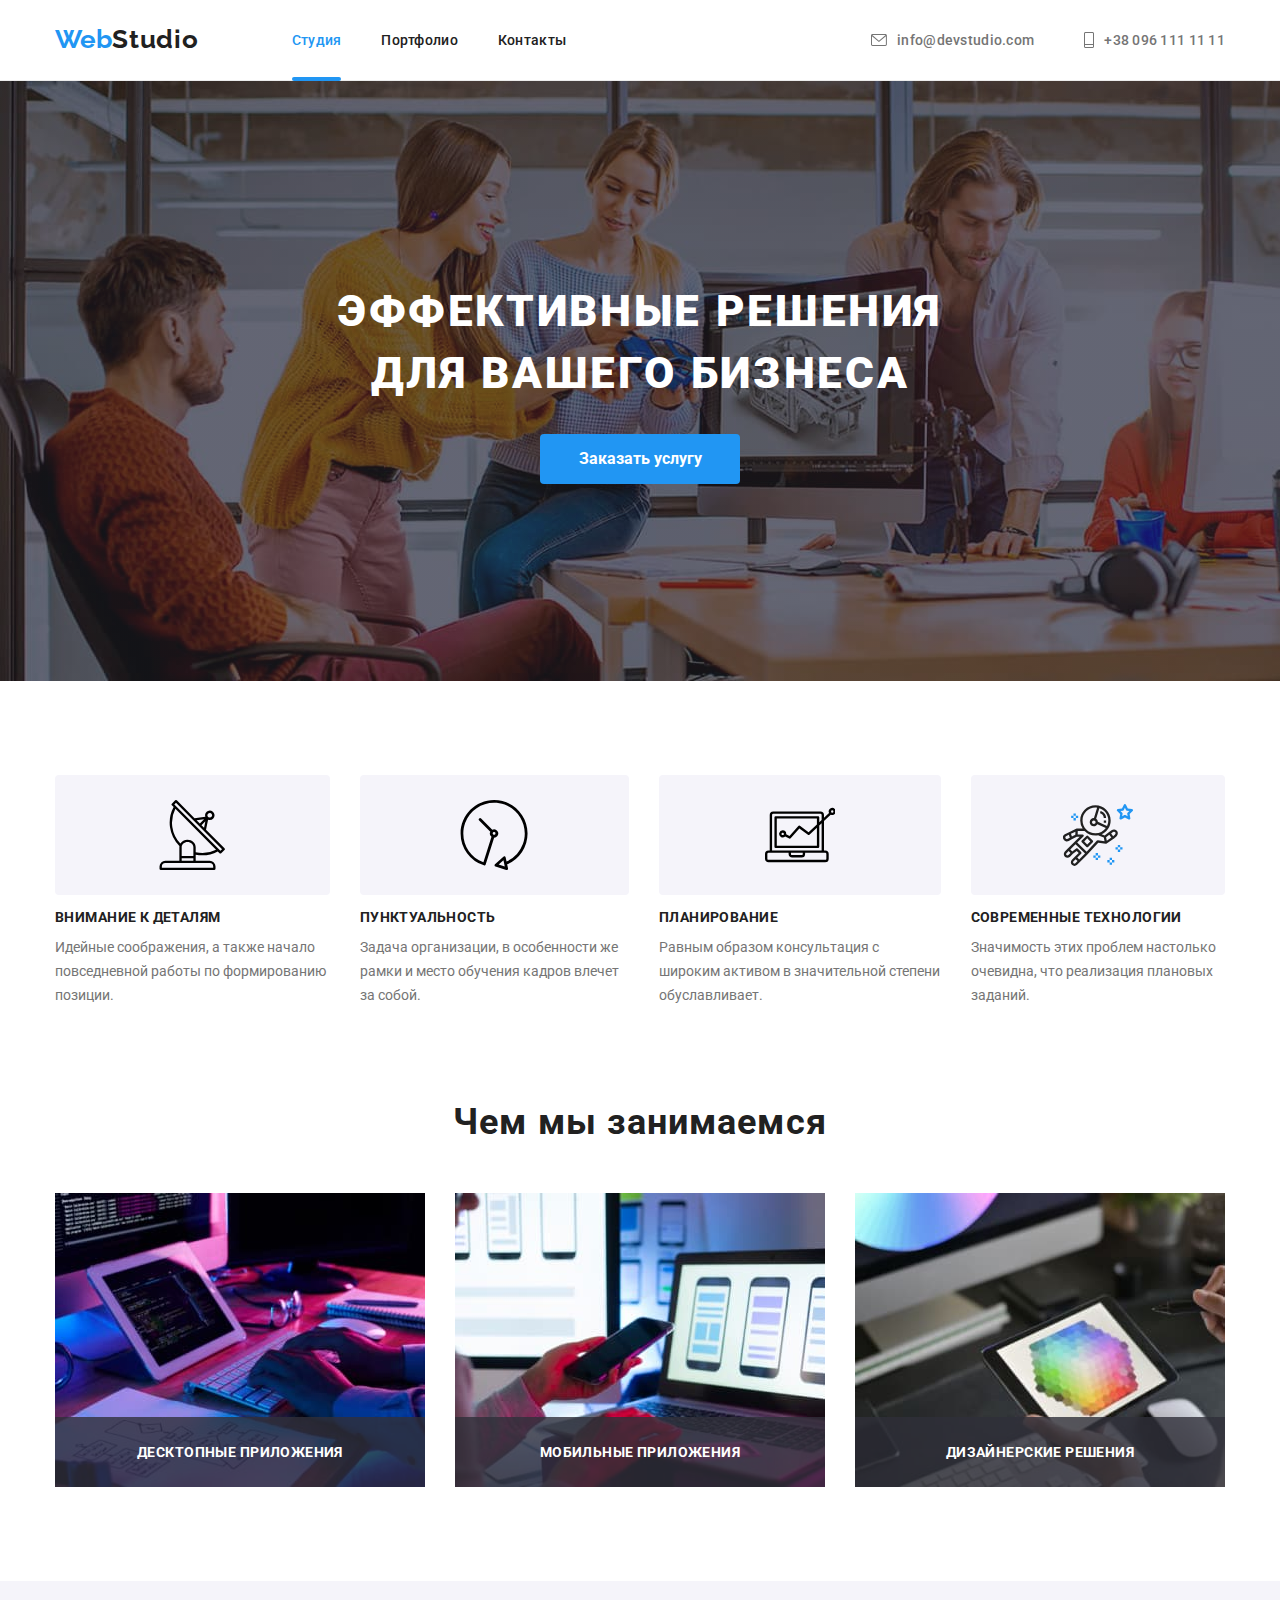
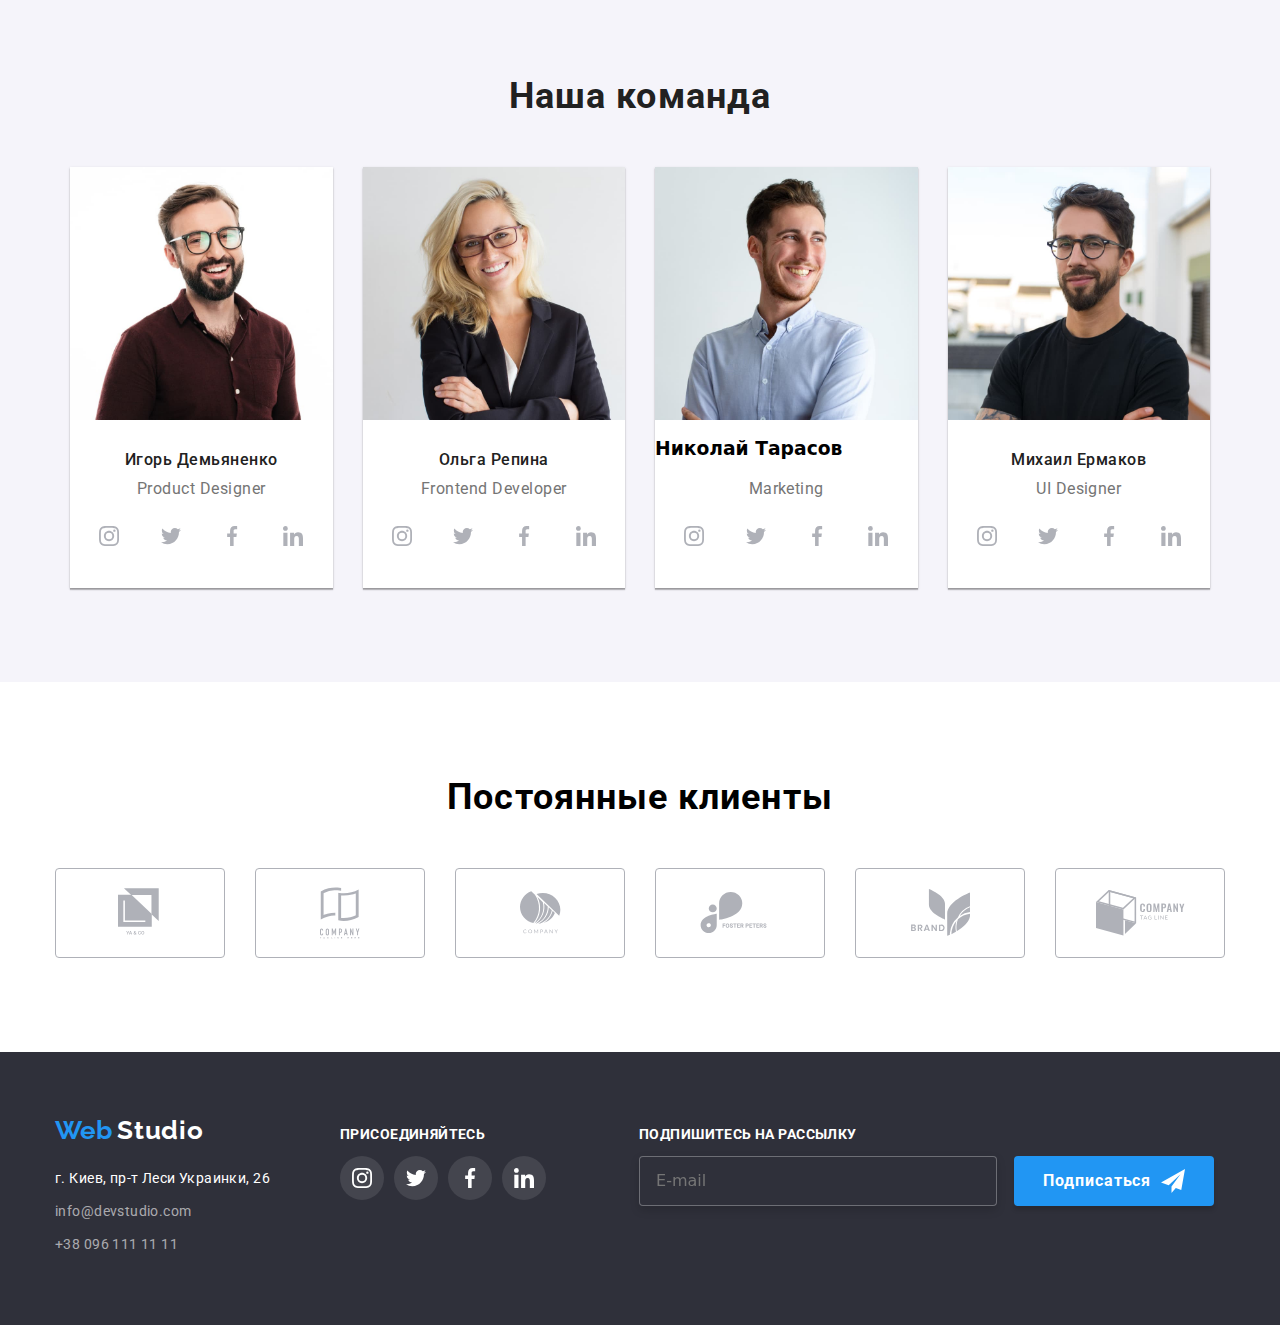
<file: index.html>
<!DOCTYPE html>
<html lang="en">
<head>
    <meta charset="UTF-8">
    <meta name="viewport" content="width=device-width, initial-scale=1.0">
    <title>Студия</title>
    <link rel="preconnect" href="https://fonts.gstatic.com">
    <link href="https://fonts.googleapis.com/css2?family=Raleway:wght@700&family=Roboto:wght@400;500;700;900&display=swap" rel="stylesheet">
    <link rel="stylesheet" href="https://cdnjs.cloudflare.com/ajax/libs/modern-normalize/1.0.0/modern-normalize.min.css" />
    <link rel="stylesheet" href="./css/main.css">
</head>


<body>

    <!--Шапка страницы-->

    <header class="page-header">
        <div class="container">

        <nav class="main-nav">
    <a href="./index.html" class="logo">
        <span class="logo__web-item">Web</span>
        <span class="logo__studio-item">Studio</span>
    </a>

    <ul class="site-nav">
        <li class="site-nav__item"><a class="site-nav__link site-nav__link--current" href="./index.html">Студия</a></li>
        <li class="site-nav__item"><a class="site-nav__link" href="./portfolio.html">Портфолио</a></li>
        <li class="site-nav__item"><a class="site-nav__link" href="">Контакты</a> </li>
    </ul>

    <ul class="contacts">
            <li class="contacts__item">

                <a class="contacts__ref" href="mailto:info@devstudio.com">
                    <svg class="icons-nav" width="16" height="12">
                        <use href="./img/sprite.svg#icon-mail"></use>
                    </svg>
    
                    info@devstudio.com</a>
            </li>

        <li class="contacts__item">

                <a class="contacts__ref" href="tel:+380961111111">
                    <svg class="icons-nav" width="10" height="16">
                        <use href="./img/sprite.svg#icon-phone"></use>
                    </svg>
                    
                    +38 096 111 11 11</a>
            </li>

    </ul>
        </nav>
</div>
    </header>

        <!--Section 1-->
<main>
        <section class="hero-section">
            <div class="container">

            <h1 class="hero-section__tittle">Эффективные решения <br /> для вашего бизнеса</h1>
            <button data-modal-open class="hero-section__btn" type="button">Заказать услугу</button>

        </div>
        </section>
    
       <!--Section 2-->
    
    <section class="advantages-section">

        <div class="container">

        <h2 class="visually-hidden">Наши преимущества</h2>
        <ul class="advantages">
            <li class="advantages__item">

                <div class="advantages__container">
                    <svg width="70" height="70">
                        <use href="./img/sprite.svg#icon-plate"></use>
                    </svg>
                </div>

                <h3 class="advantages__tittle">Внимание к деталям</h3>
                <p class="advantages__text">Идейные соображения, а также начало повседневной работы по формированию позиции.</p>
            </li>

            <li class="advantages__item">

                <div class="advantages__container">
                    <svg width="70" height="70">
                        <use href="./img/sprite.svg#icon-clock"></use>
                    </svg>
                </div>

                <h3 class="advantages__tittle">Пунктуальность</h3>
                <p class="advantages__text">Задача организации, в особенности же рамки и место обучения кадров влечет за собой.</p>
            </li>

            <li class="advantages__item">

                <div class="advantages__container">
                    <svg width="70" height="70">
                        <use href="./img/sprite.svg#icon-rate"></use>
                    </svg>
                </div>

                <h3 class="advantages__tittle">Планирование</h3>
                <p class="advantages__text">Равным образом консультация с широким активом в значительной степени обуславливает.</p>
            </li>

            <li class="advantages__item">

                <div class="advantages__container">
                    <svg width="70" height="70">
                        <use href="./img/sprite.svg#icon-astronaut"></use>
                    </svg>
                </div>

                <h3 class="advantages__tittle">Современные технологии</h3>
                <p class="advantages__text">Значимость этих проблем настолько очевидна, что реализация плановых заданий.</p>
            </li>
        </ul>
    </div>

    </section>

    
       <!--Section 3-->
        
        <section class="wwd-section">
            <div class="container">

            <h2 class="wwd-section__tittle">Чем мы занимаемся</h2>
            <ul class="wwd-list">

                <li class="wwd-list__item">
                 <div class="wwd-container">
                 <img src="./img/img1.jpg" alt="Someone typing" width="370">
                 <p class="wwd-container__text">Десктопные приложения</p>
                </div>
                </li>

                <li class="wwd-list__item">
                <div class="wwd-container">
                 <img src="./img/img2.jpg" alt="Someone holding phone" width="370">
                 <p class="wwd-container__text">Мобильные приложения</p>
                </div>
                </li>

                <li class="wwd-list__item">
                <div class="wwd-container">
                 <img src="./img/img3.jpg" alt="Someone drowing on the tabblet" width="370">
                 <p class="wwd-container__text">Дизайнерские решения</p>
                </div>
                </li>

            </ul>
            </div>

        </section>
 
       <!--Section 4-->

       <section class="team-section">
        <div class="container">

        <h2 class="team-section__tittle">Наша команда</h2>
        <ul class="employees">

            <li class="employees__data">
                    <img src="./img/photo_team/photo1.jpg" alt="photo of a man" width="270">
                    <h3 class="employees__name">Игорь Демьяненко</h3>
                    <p class="employees__text">Product Designer</p>

                    <ul>
                        <div class="icon-list">
                            <li>
                                <a class="icon-list__link" href="https://www.instagram.com/">
                                <svg class="icon-socials" width="20" height="20">
                                    <use href="./img/sprite.svg#icon-instagram-2"></use>
                                </svg>
                                </a>
                            </li>
    
                            <li>
                                <a class="icon-list__link" href="https://twitter.com/">
                                    <svg class="icon-socials" width="20" height="20">
                                        <use href="./img/sprite.svg#icon-twitter-1"></use>
                                    </svg>
                                    </a>
                            </li>

                            <li>
                            <a class="icon-list__link" href="https://www.facebook.com/">
                                <svg class="icon-socials" width="20" height="20">
                                    <use href="./img/sprite.svg#icon-facebook-1"></use>
                                </svg>
                                </a>
                            </li>
    
                            <li>
                            <a class="icon-list__link" href="https://www.linkedin.com/">
                                <svg class="icon-socials" width="20" height="20">
                                    <use href="./img/sprite.svg#icon-linkedin-1"></use>
                                </svg>
                            </a>
                            </li>
                        </div>
                    </ul>
                    
            </li>

            <li class="employees__data">
                    <img src="./img/photo_team/photo2.jpg" alt="photo of a woman" width="270">
                    <h3 class="employees__name">Ольга Репина</h3>
                    <p class="employees__text">Frontend Developer</p>
                    <ul>
                        <div class="icon-list">
                            <li>
                                <a class="icon-list__link" href="https://www.instagram.com/">
                                <svg class="icon-socials" width="20" height="20">
                                    <use href="./img/sprite.svg#icon-instagram-2"></use>
                                </svg>
                                </a>
                            </li>
    
                            <li>
                                <a class="icon-list__link" href="https://twitter.com/">
                                    <svg class="icon-socials" width="20" height="20">
                                        <use href="./img/sprite.svg#icon-twitter-1"></use>
                                    </svg>
                                    </a>
                            </li>

                            <li>
                            <a class="icon-list__link" href="https://www.facebook.com/">
                                <svg class="icon-socials" width="20" height="20">
                                    <use href="./img/sprite.svg#icon-facebook-1"></use>
                                </svg>
                                </a>
                            </li>
    
                            <li>
                            <a class="icon-list__link" href="https://www.linkedin.com/">
                                <svg class="icon-socials" width="20" height="20">
                                    <use href="./img/sprite.svg#icon-linkedin-1"></use>
                                </svg>
                            </a>
                            </li>
                        </div>
                    </ul>
            </li>

            <li class="employees__data">
                    <img src="./img/photo_team/photo3.jpg" alt="photo of a man" width="270">
                    <h3 class="employees__-name">Николай Тарасов</h3>
                    <p class="employees__text">Marketing</p>
                    <ul>
                        <div class="icon-list">
                            <li>
                                <a class="icon-list__link" href="https://www.instagram.com/">
                                <svg class="icon-socials" width="20" height="20">
                                    <use href="./img/sprite.svg#icon-instagram-2"></use>
                                </svg>
                                </a>
                            </li>
    
                            <li>
                                <a class="icon-list__link" href="https://twitter.com/">
                                    <svg class="icon-socials" width="20" height="20">
                                        <use href="./img/sprite.svg#icon-twitter-1"></use>
                                    </svg>
                                    </a>
                            </li>

                            <li>
                            <a class="icon-list__link" href="https://www.facebook.com/">
                                <svg class="icon-socials" width="20" height="20">
                                    <use href="./img/sprite.svg#icon-facebook-1"></use>
                                </svg>
                                </a>
                            </li>
    
                            <li>
                            <a class="icon-list__link" href="https://www.linkedin.com/">
                                <svg class="icon-socials" width="20" height="20">
                                    <use href="./img/sprite.svg#icon-linkedin-1"></use>
                                </svg>
                            </a>
                            </li>
                        </div>
                    </ul>
            </li>
            
            <li class="employees__data">
                    <img src="./img/photo_team/photo4.jpg" alt="photo of a man" width="270">
                    <h3 class="employees__name">Михаил Ермаков</h3>
                    <p class="employees__text">UI Designer</p>
                    <ul>
                        <div class="icon-list">
                            <li>
                                <a class="icon-list__link" href="https://www.instagram.com/">
                                <svg class="icon-socials" width="20" height="20">
                                    <use href="./img/sprite.svg#icon-instagram-2"></use>
                                </svg>
                                </a>
                            </li>
    
                            <li>
                                <a class="icon-list__link" href="https://twitter.com/">
                                    <svg class="icon-socials" width="20" height="20">
                                        <use href="./img/sprite.svg#icon-twitter-1"></use>
                                    </svg>
                                    </a>
                            </li>

                            <li>
                            <a class="icon-list__link" href="https://www.facebook.com/">
                                <svg class="icon-socials" width="20" height="20">
                                    <use href="./img/sprite.svg#icon-facebook-1"></use>
                                </svg>
                                </a>
                            </li>
    
                            <li>
                            <a class="icon-list__link" href="https://www.linkedin.com/">
                                <svg class="icon-socials" width="20" height="20">
                                    <use href="./img/sprite.svg#icon-linkedin-1"></use>
                                </svg>
                            </a>
                            </li>
                        </div>
                    </ul>
            </li>
        </ul>
         </div>
     </section>

     <!--Section 5-->

     <section class="clients-section">

         <div class="container">
             <h2 class="clients-section__tittle">Постоянные клиенты</h2>

             <ul class="clients-section__container">

                 <li>
                     <a class="clients-section__link" href="#">
                         <svg class="clients-section__icon" width="45" height="50">
                             <use href="./img/sprite.svg#icon-logo-1"></use>
                         </svg>
                     </a>
                 </li>

                 <li>
                    <a class="clients-section__link" href="#">
                        <svg class="clients-section__icon" width="40" height="52">
                            <use href="./img/sprite.svg#icon-logo-2"></use>
                        </svg>
                    </a>
                 </li>

                 <li>
                    <a class="clients-section__link" href="#">
                        <svg class="clients-section__icon" width="41" height="43">
                            <use href="./img/sprite.svg#icon-logo-3"></use>
                        </svg>
                    </a>
                 </li>

                 <li>
                    <a class="clients-section__link" href="#">
                        <svg class="clients-section__icon" width="80" height="42">
                            <use href="./img/sprite.svg#icon-logo-4"></use>
                        </svg>
                    </a>
                 </li>

                 <li>
                    <a class="clients-section__link" href="#">
                        <svg class="clients-section__icon" width="59" height="47">
                            <use href="./img/sprite.svg#icon-logo-5"></use>
                        </svg>
                    </a>
                 </li>

                 <li>
                    <a class="clients-section__link" href="#">
                        <svg class="clients-section__icon" width="89" height="46">
                            <use href="./img/sprite.svg#icon-logo-6"></use>
                        </svg>
                    </a>
                 </li>
                 
             </ul>

         </div>

     </section>

</main>

<!--Footer-->

<footer class="footer">

    <address>
        <div class="container">
            <div class="footer__container">
<div class="cont-container">

    <div class="footer-logo">

        <a href="./index.html">
            <span class="footer-logo__web-item">Web</span>
            <span class="footer-logo__studio-item">Studio</span>
        </a>
        
    </div>

    <ul class="contacts-list">
        <li class="contacts-list__item"><a  href="#">г. Киев, пр-т Леси Украинки, 26</a></li>
        <li class="contacts-list__item"><a class="contacts-list__ref" href="mailto:info@devstudio.com">info@devstudio.com</a></li>
        <li class="contacts-list__item"><a class="contacts-list__ref" href="tel:+380961111111">+38 096 111 11 11</a></li>
    </ul>
</div>

<div>
        <p class="footer__signup-text">Присоединяйтесь</p>
        <ul>
            <div class="list-container">
                            <li class="list-container__item">
                                <a class="list-container__ref" href="https://www.instagram.com/">
                                <svg class="list-container__icons" width="20" height="20">
                                    <use href="./img/sprite.svg#icon-instagram-2"></use>
                                </svg>
                                </a>
                            </li>
    
                            <li class="list-container__item">
                                <a class="list-container__ref" href="https://twitter.com/">
                                    <svg class="list-container__icons" width="20" height="20">
                                        <use href="./img/sprite.svg#icon-twitter-1"></use>
                                    </svg>
                                    </a>
                            </li>

                            <li class="list-container__item">
                            <a class="list-container__ref" href="https://www.facebook.com/">
                                <svg class="list-container__icons" width="20" height="20">
                                    <use href="./img/sprite.svg#icon-facebook-1"></use>
                                </svg>
                                </a>
                            </li>
    
                            <li class="list-container__item">
                            <a class="list-container__ref" href="https://www.linkedin.com/">
                                <svg class="list-container__icons" width="20" height="20">
                                    <use href="./img/sprite.svg#icon-linkedin-1"></use>
                                </svg>
                            </a>
                            </li>
                        </div>
        </ul>
    </div>

    <form class="footer__sign-form">

        <p class="footer__sign-text">Подпишитесь на рассылку</p>

             <input type="email" name="email" placeholder="E-mail" class="footer__input">

             <button type="submit" class="footer__button">
                 Подписаться
                 <svg width="24" height="24" class="footer__icon-submit"> 
                    <use href="./img/sprite2.svg#icon-icon-send"></use>
                </svg>
                </button>

    </form>

    </div>
</div>
    </address>
    
</footer>

<div class="backdrop is-hidden" data-modal>
    <div class="modal">
        <button class="modal__close-button" data-modal-close type="button">
            <svg class="modal__close-icon" width="18" height="18">
            <use href="./img/sprite2.svg#icon-close-black"></use>
            </svg>
        </button>

        <h2 class="modal__header">Оставьте свои данные, мы вам перезвоним</h2>

        <form class="signup-form">
            <div class="signup-form__group">
                <label class="signup-form__label" for="text">Имя</label>
                <div class="input-wrapper">
                    <input class="signup-form__input" type="text" name="text" id="text">
                    <svg width="18" height="18" class="signup-form__icon">
                        <use href="./img/sprite2.svg#icon-person-black-18dp-1"></use>
                    </svg>
                </div>
            </div>

            <div class="signup-form__group">
                <label class="signup-form__label" for="phone">Телефон</label>
                <div class="input-wrapper">
                <input class="signup-form__input" type="phone" name="phone" id="phone">
                <svg width="18" height="18" class="signup-form__icon">
                    <use href="./img/sprite2.svg#icon-phone-black-18dp-1"></use>
                </svg>
                </div>
            </div>

            <div class="signup-form__group">
                <label class="signup-form__label" for="email">Почта</label>
                <div class="input-wrapper">
                <input class="signup-form__input" type="email" name="email" id="email">
                <svg width="18" height="18" class="signup-form__icon">
                    <use href="./img/sprite2.svg#icon-email-black-18dp-1"></use>
                </svg>
                </div>
            </div>

                <label class="signup-form__textarea-label">
                    Комментарий
                    <textarea name="feedback" rows="5" placeholder="Введите текст" class="signup-form__textarea"></textarea>
                </label>
                
            
            <label class="signup-form__modal-text">
                <input class="signup-form__checkbox" type="checkbox" name="checkbox">
                <span class="signup-form__icon-check"></span>
                Соглашаюсь с рассылкой и принимаю
                <a href="#" class="signup-form__conditions">Условия договора</a>
            </label>
            
            <button type="submit" class="signup-form__button">Отправить</button>
        </form>

    </div>
</div>
<script src="./js/modal.js"></script>
</body>
</html>
</file>
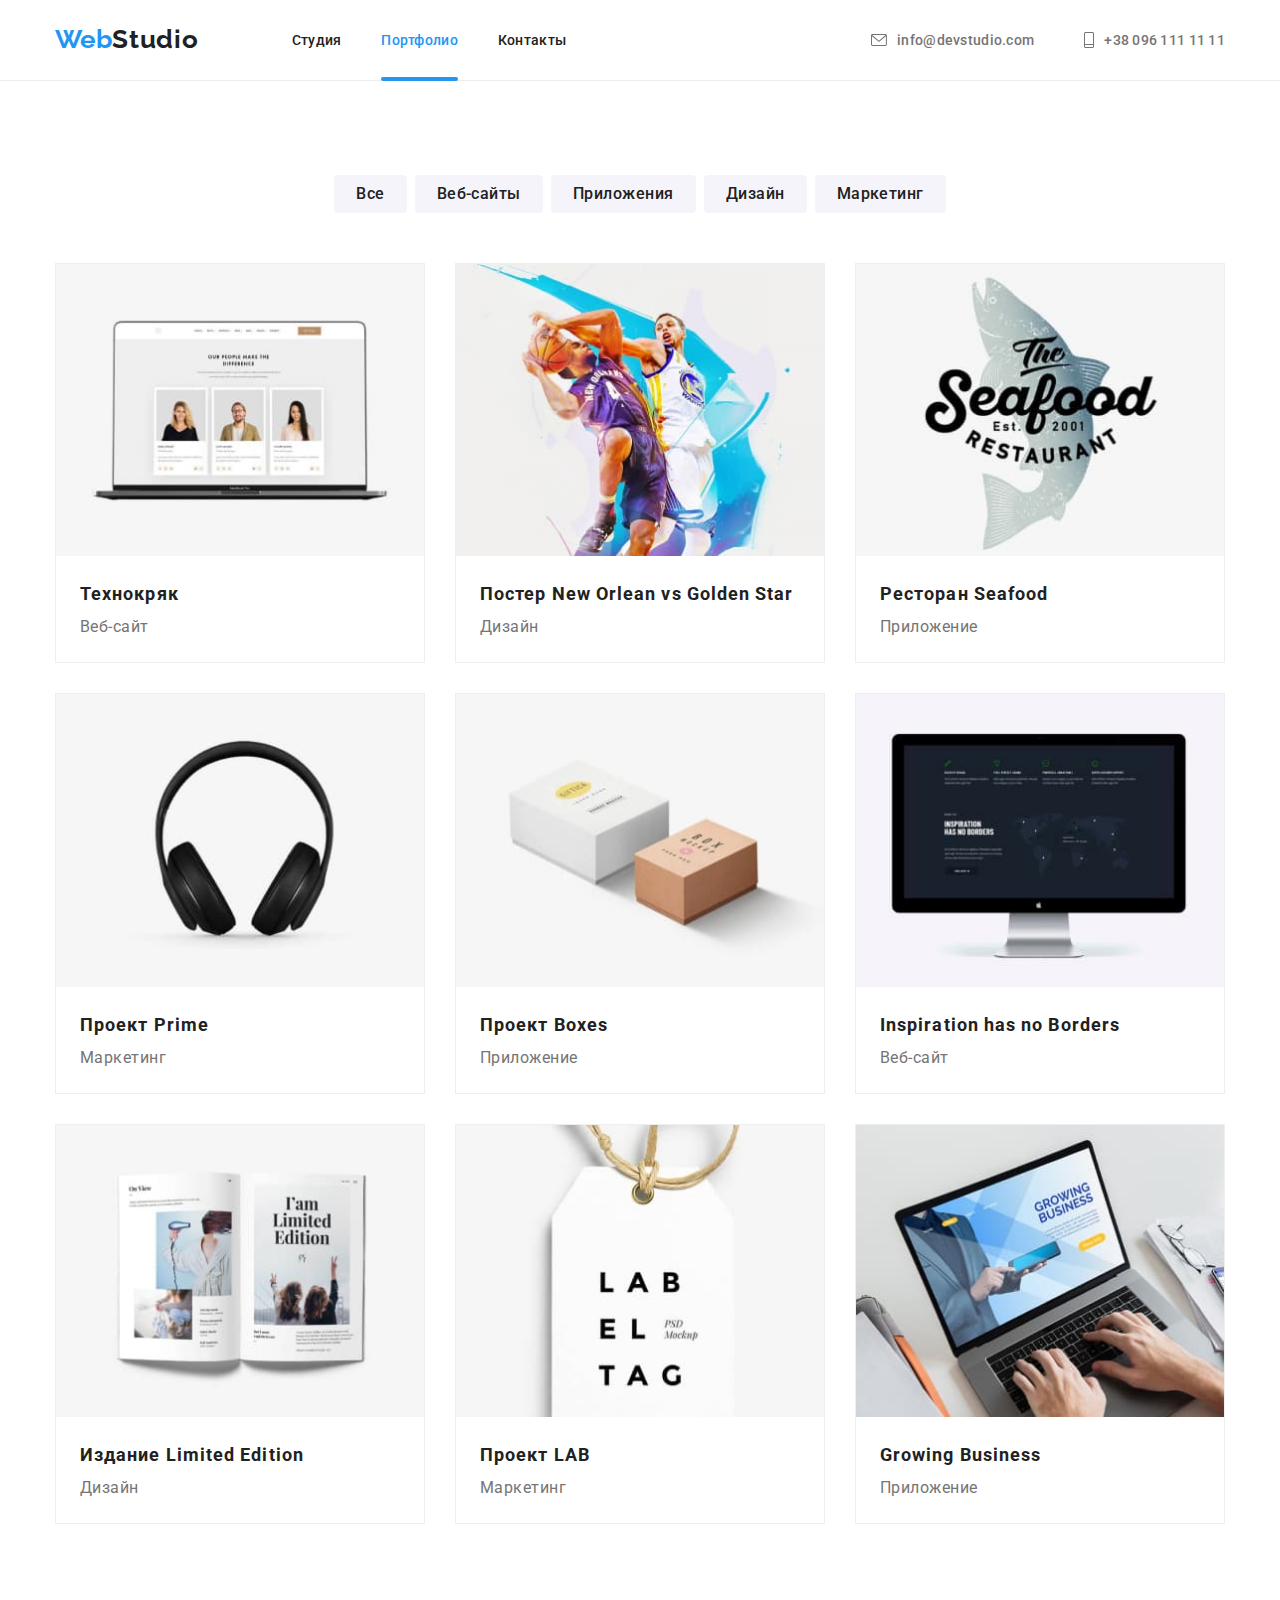
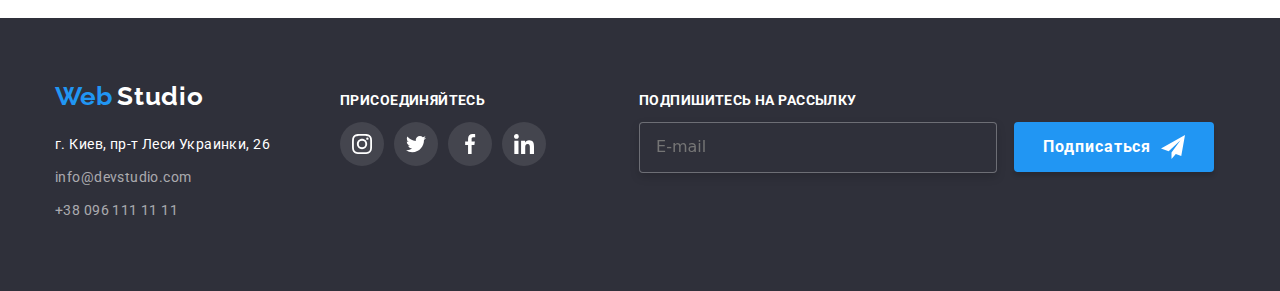
<file: portfolio.html>
<!DOCTYPE html>
<html lang="en">
<head>
    <meta charset="UTF-8">
    <meta name="viewport" content="width=device-width, initial-scale=1.0">
    <title>Портфолио</title>
    <link rel="preconnect" href="https://fonts.gstatic.com">
    <link href="https://fonts.googleapis.com/css2?family=Raleway:wght@700&family=Roboto:wght@400;500;700;900&display=swap" rel="stylesheet">
    <link rel="stylesheet" href="https://cdnjs.cloudflare.com/ajax/libs/modern-normalize/1.0.0/modern-normalize.min.css" />
    <link rel="stylesheet" href="./css/main.css">
</head>
<body>

 <!--Шапка страницы-->

    <header class="page-header">
        
 <div class="container">


    <nav class="main-nav">
        <a href="./index.html" class="logo">
            <span class="logo__web-item">Web</span>
            <span class="logo__studio-item">Studio</span>
        </a>
    
        <ul class="site-nav">
            <li class="site-nav__item"><a class="site-nav__link" href="./index.html">Студия</a></li>
            <li class="site-nav__item"><a class="site-nav__link site-nav__link--current" href="./portfolio.html">Портфолио</a></li>
            <li class="site-nav__item"><a class="site-nav__link" href="">Контакты</a> </li>
        </ul>
    
        <ul class="contacts">
                <li class="contacts__item">
    
                    <a class="contacts__ref" href="mailto:info@devstudio.com">
                        <svg class="icons-nav" width="16" height="12">
                            <use href="./img/sprite.svg#icon-mail"></use>
                        </svg>
        
                        info@devstudio.com</a>
                </li>
    
            <li class="contacts__item">
    
                    <a class="contacts__ref" href="tel:+380961111111">
                        <svg class="icons-nav" width="10" height="16">
                            <use href="./img/sprite.svg#icon-phone"></use>
                        </svg>
                        
                        +38 096 111 11 11</a>
                </li>
    
        </ul>
            </nav>

 </div>
    </header>


<main>


    <section class="potrfolio">
        <div class="container">

        <ul class="buttons">
            <li class="buttons__item"><button class="buttons__filter-btn" type="button">Все</button></li>
            <li class="buttons__item"><button class="buttons__filter-btn" type="button">Веб-сайты</button></li>
            <li class="buttons__item"><button class="buttons__filter-btn" type="button">Приложения</button></li>
            <li class="buttons__item"><button class="buttons__filter-btn" type="button">Дизайн</button></li>
            <li class="buttons__item"><button class="buttons__filter-btn" type="button">Маркетинг</button></li>
          
        </ul>
        
        <h1 class="visually-hidden">Наши работы</h1>
        
        <ul class="projects-set">

            <li class="projects-set__item">
                <a class="projects-set__link" href="#">

                    <div class="product-thumb">
                        <img src="./img/projects_photo/img1.jpg" alt="Веб-сайт" width="370">
                        <div class="product-overlay">
                        <p class="product-overlay__text">Технокряк это современная площадка распространения коронавируса. Компании используют эту платформу для цифрового шпионажа и атак на защищённые сервера конкурентов.</p>
                        </div>
                    </div>

                    <div class="text-container">
                    <h2 class="projects-set__tittle">Технокряк</h2>
                    <p class="projects-set__text">Веб-сайт</p>
                    </div>

                </a>
            </li>

            <li class="projects-set__item">
                <a class="projects-set__link" href="#">

                    <div class="product-thumb">
                <img src="./img/projects_photo/img2.jpg" alt="Постер New Orlean vs Golden Star" width="370">
               <div class="product-overlay"> 
                   <p class="product-overlay__text">Технокряк это современная площадка распространения коронавируса. Компании используют эту платформу для цифрового шпионажа и атак на защищённые сервера конкурентов.</p>
                </div>
                    </div>

                <div class="text-container">
                <h2 class="projects-set__tittle">Постер New Orlean vs Golden Star</h2>
                <p class="projects-set__text">Дизайн</p>
                </div>
                </a>
            </li>

            <li class="projects-set__item">
                <a class="projects-set__link" href="#">

                    <div class="product-thumb">
                <img src="./img/projects_photo/img3.jpg" alt="Приложение Seafood" width="370">
                <div class="product-overlay">
                <p class="product-overlay__text">Технокряк это современная площадка распространения коронавируса. Компании используют эту платформу для цифрового шпионажа и атак на защищённые сервера конкурентов.</p>
                </div>
                    </div>

                <div class="text-container">
                <h2 class="projects-set__tittle">Ресторан Seafood</h2>
                <p class="projects-set__text">Приложение</p>
                </div>
                </a>    
            </li>

            <li class="projects-set__item">
                <a class="projects-set__link" href="#">

                    <div class="product-thumb">
                <img src="./img/projects_photo/img4.jpg" alt="Наушники" width="370">
                <div class="product-overlay"> 
                <p class="product-overlay__text">Технокряк это современная площадка распространения коронавируса. Компании используют эту платформу для цифрового шпионажа и атак на защищённые сервера конкурентов.</p>
                </div>
                    </div>

                <div class="text-container">
                <h2 class="projects-set__tittle">Проект Prime</h2>
                <p class="projects-set__text">Маркетинг</p>
                </div>
                </a>
            </li>

            <li class="projects-set__item">
                <a class="projects-set__link" href="#">

                    <div class="product-thumb">
                <img src="./img/projects_photo/img5.jpg" alt="Коробки" width="370">
                <div class="product-overlay"> 
                <p class="product-overlay__text">Технокряк это современная площадка распространения коронавируса. Компании используют эту платформу для цифрового шпионажа и атак на защищённые сервера конкурентов.</p>
                </div>
                    </div>

                <div class="text-container">
                <h2 class="projects-set__tittle">Проект Boxes</h2>
                <p class="projects-set__text">Приложение</p>
                </div>
                </a>
            </li>

            <li class="projects-set__item">
                <a class="projects-set__link" href="#">

                    <div class="product-thumb">
                <img src="./img/projects_photo/img6.jpg" alt="Монитор" width="370">
                <div class="product-overlay"> 
                <p class="product-overlay__text">Технокряк это современная площадка распространения коронавируса. Компании используют эту платформу для цифрового шпионажа и атак на защищённые сервера конкурентов.</p>
                </div>
                    </div>

                <div class="text-container">
                <h2 class="projects-set__tittle">Inspiration has no Borders</h2>
                <p class="projects-set__text">Веб-сайт</p>
                </div>
                </a>
            </li>

            <li class="projects-set__item">
                <a class="projects-set__link" href="#">

                    <div class="product-thumb">
                <img src="./img/projects_photo/img7.jpg" alt="Книга" width="370">
                <div class="product-overlay"> 
                <p class="product-overlay__text">Технокряк это современная площадка распространения коронавируса. Компании используют эту платформу для цифрового шпионажа и атак на защищённые сервера конкурентов.</p>
                </div>
                    </div>

                <div class="text-container">
                <h2 class="projects-set__tittle">Издание Limited Edition</h2>
                <p class="projects-set__text">Дизайн</p>
                </div>
                </a>
            </li>

            <li class="projects-set__item">
                <a class="projects-set__link" href="#">

                    <div class="product-thumb">
                <img src="./img/projects_photo/img8.jpg" alt="Лейба" width="370">
                <div class="product-overlay"> 
                <p class="product-overlay__text">Технокряк это современная площадка распространения коронавируса. Компании используют эту платформу для цифрового шпионажа и атак на защищённые сервера конкурентов.</p>
                </div>
                    </div>

                <div class="text-container">
                <h2 class="projects-set__tittle">Проект LAB</h2>
                <p class="projects-set__text">Маркетинг</p>
                </div>
                </a>
            </li>

            <li class="projects-set__item">
                <a class="projects-set__link" href="#">

                    <div class="product-thumb">
                <img src="./img/projects_photo/img9.jpg" alt="Печать на ноутбуке" width="370">
                <div class="product-overlay"> 
                <p class="product-overlay__text">Технокряк это современная площадка распространения коронавируса. Компании используют эту платформу для цифрового шпионажа и атак на защищённые сервера конкурентов.</p>
                </div>
                    </div>

                <div class="text-container">
                <h2 class="projects-set__tittle">Growing Business</h2>
                <p class="projects-set__text">Приложение</p>
                </div>
                </a>
            </li>
            
        </ul>

        </div>

        </section>
        
</main>

<!--Footer-->
<footer class="footer">

    <address>
        <div class="container">
            <div class="footer__container">
<div class="cont-container">

    <div class="footer-logo">

        <a href="./index.html">
            <span class="footer-logo__web-item">Web</span>
            <span class="footer-logo__studio-item">Studio</span>
        </a>
        
    </div>

    <ul class="contacts-list">
        <li class="contacts-list__item"><a  href="#">г. Киев, пр-т Леси Украинки, 26</a></li>
        <li class="contacts-list__item"><a class="contacts-list__ref" href="mailto:info@devstudio.com">info@devstudio.com</a></li>
        <li class="contacts-list__item"><a class="contacts-list__ref" href="tel:+380961111111">+38 096 111 11 11</a></li>
    </ul>
</div>

<div>
        <p class="footer__signup-text">Присоединяйтесь</p>
        <ul>
            <div class="list-container">
                            <li class="list-container__item">
                                <a class="list-container__ref" href="https://www.instagram.com/">
                                <svg class="list-container__icons" width="20" height="20">
                                    <use href="./img/sprite.svg#icon-instagram-2"></use>
                                </svg>
                                </a>
                            </li>
    
                            <li class="list-container__item">
                                <a class="list-container__ref" href="https://twitter.com/">
                                    <svg class="list-container__icons" width="20" height="20">
                                        <use href="./img/sprite.svg#icon-twitter-1"></use>
                                    </svg>
                                    </a>
                            </li>

                            <li class="list-container__item">
                            <a class="list-container__ref" href="https://www.facebook.com/">
                                <svg class="list-container__icons" width="20" height="20">
                                    <use href="./img/sprite.svg#icon-facebook-1"></use>
                                </svg>
                                </a>
                            </li>
    
                            <li class="list-container__item">
                            <a class="list-container__ref" href="https://www.linkedin.com/">
                                <svg class="list-container__icons" width="20" height="20">
                                    <use href="./img/sprite.svg#icon-linkedin-1"></use>
                                </svg>
                            </a>
                            </li>
                        </div>
        </ul>
    </div>

    <form class="footer__sign-form">

        <p class="footer__sign-text">Подпишитесь на рассылку</p>

             <input type="email" name="email" placeholder="E-mail" class="footer__input">

             <button type="submit" class="footer__button">
                 Подписаться
                 <svg width="24" height="24" class="footer__icon-submit"> 
                    <use href="./img/sprite2.svg#icon-icon-send"></use>
                </svg>
                </button>

    </form>

    </div>
</div>
    </address>
    
</footer>
</body>
</html>
</file>
<file: css/main.css>
ul {
  list-style: none;
  margin: 0;
  padding: 0;
}

a {
  text-decoration: none;
  color: currentColor;
}

img {
  display: block;
  max-width: 100%;
  height: auto;
}

svg {
  display: block;
  max-width: 100%;
  height: auto;
}

.container {
  width: 1200px;
  padding: 0 15px;
  margin-left: auto;
  margin-right: auto;
}

.visually-hidden {
  position: absolute;
  width: 1px;
  height: 1px;
  margin: -1px;
  border: 0;
  padding: 0;
  white-space: nowrap;
  -webkit-clip-path: inset(100%);
          clip-path: inset(100%);
  clip: rect(0 0 0 0);
  overflow: hidden;
}

.logo {
  padding-top: 24px;
  padding-bottom: 25px;
}

.logo__web-item {
  color: #2196f3;
  font-family: "Raleway", sans-serif;
  font-style: normal;
  font-weight: bold;
  font-size: 26px;
  line-height: 31px;
}

.logo__studio-item {
  color: #212121;
  font-family: "Raleway", sans-serif;
  font-style: normal;
  font-weight: bold;
  font-size: 26px;
  line-height: 31px;
  letter-spacing: 0.03em;
}

.site-nav {
  margin-left: 93px;
  color: #212121;
  font-family: "Roboto", sans-serif;
  font-style: normal;
  font-weight: 500;
  font-size: 14px;
  line-height: 16px;
  letter-spacing: 0.02em;
}

.site-nav__item:not(:last-child) {
  margin-right: 40px;
}

.site-nav,
.contacts {
  padding-top: 32px;
  padding-bottom: 32px;
}

.site-nav__link {
  padding-top: 32px;
  padding-bottom: 32px;
  -webkit-transition: color 250ms cubic-bezier(0.4, 0, 0.2, 1);
  transition: color 250ms cubic-bezier(0.4, 0, 0.2, 1);
}

.site-nav__link:hover, .site-nav__link:focus {
  color: #2196f3;
}

.site-nav__link--current {
  position: relative;
  color: #2196f3;
}

.site-nav__link--current::after {
  content: '';
  position: absolute;
  left: 0;
  bottom: -1px;
  display: block;
  width: 100%;
  height: 4px;
  border-radius: 2px;
  background-color: #2196f3;
}

.contacts {
  margin-left: auto;
}

.contacts__item:not(:last-child) {
  margin-right: 50px;
}

.contacts__ref {
  display: -webkit-box;
  display: -ms-flexbox;
  display: flex;
  -webkit-box-pack: center;
      -ms-flex-pack: center;
          justify-content: center;
  -webkit-box-align: center;
      -ms-flex-align: center;
          align-items: center;
  color: #757575;
  font-family: "Roboto", sans-serif;
  font-style: normal;
  font-weight: 500;
  font-size: 14px;
  line-height: 16px;
  letter-spacing: 0.02em;
  -webkit-transition: color 250ms cubic-bezier(0.4, 0, 0.2, 1);
  transition: color 250ms cubic-bezier(0.4, 0, 0.2, 1);
}

.contacts__ref:hover, .contacts__ref:focus {
  color: #2196f3;
}

.logo,
.site-nav,
.contacts,
.main-nav {
  display: -webkit-box;
  display: -ms-flexbox;
  display: flex;
  -webkit-box-align: center;
      -ms-flex-align: center;
          align-items: center;
}

.page-header {
  border-bottom: 1px solid #ECECEC;
  min-height: 80px;
}

.icons-nav {
  margin-right: 10px;
  fill: currentColor;
}

.hero-section {
  padding-top: 200px;
  padding-bottom: 200px;
  text-align: center;
  max-width: 1600px;
  height: 600px;
  margin-left: auto;
  margin-right: auto;
  background-image: -webkit-gradient(linear, left top, right top, from(rgba(47, 48, 58, 0.4)), to(rgba(47, 48, 58, 0.4))), url("../img/background.jpg");
  background-image: linear-gradient(to right, rgba(47, 48, 58, 0.4), rgba(47, 48, 58, 0.4)), url("../img/background.jpg");
}

.hero-section__tittle {
  margin-top: 0;
  margin-bottom: 30px;
  font-family: "Roboto", sans-serif;
  font-style: normal;
  font-weight: 900;
  font-size: 44px;
  line-height: 1.4;
  text-align: center;
  letter-spacing: 0.06em;
  text-transform: uppercase;
  color: #ffffff;
}

.hero-section__btn {
  display: inline-block;
  min-width: 200px;
  padding: 10px 32px;
  border-radius: 4px;
  text-decoration: none;
  background-color: #2196f3;
  border: none;
  color: #ffffff;
  font-family: "Roboto", sans-serif;
  font-style: normal;
  font-weight: bold;
  font-size: 16px;
  line-height: 30px;
  cursor: pointer;
}

.advantages-section {
  padding-top: 94px;
  padding-bottom: 94px;
}

.advantages {
  display: -webkit-box;
  display: -ms-flexbox;
  display: flex;
  -webkit-box-pack: center;
      -ms-flex-pack: center;
          justify-content: center;
}

.advantages__item:not(:last-child) {
  margin-right: 30px;
}

.advantages__container {
  display: -webkit-box;
  display: -ms-flexbox;
  display: flex;
  -webkit-box-pack: center;
      -ms-flex-pack: center;
          justify-content: center;
  -webkit-box-align: center;
      -ms-flex-align: center;
          align-items: center;
  height: 120px;
  border-radius: 4px;
  background-color: #f5f4fa;
}

.advantages__tittle {
  margin-bottom: 10px;
  color: #212121;
  font-family: "Roboto", sans-serif;
  font-style: normal;
  font-weight: bold;
  font-size: 14px;
  line-height: 16px;
  letter-spacing: 0.03em;
  text-transform: uppercase;
}

.advantages__text {
  margin-top: 0;
  margin-bottom: 0;
  color: #757575;
  font-family: "Roboto", sans-serif;
  font-style: normal;
  font-weight: normal;
  font-size: 14px;
  line-height: 24px;
}

.wwd-section {
  padding-bottom: 94px;
}

.wwd-section__tittle {
  margin-top: 0;
  margin-bottom: 50px;
  color: #212121;
  font-family: "Roboto", sans-serif;
  font-style: normal;
  font-weight: bold;
  font-size: 36px;
  line-height: 42px;
  text-align: center;
  letter-spacing: 0.03em;
}

.wwd-list {
  display: -webkit-box;
  display: -ms-flexbox;
  display: flex;
  -ms-flex-wrap: wrap;
      flex-wrap: wrap;
  margin-right: -30px;
}

.wwd-list__item:not(:last-child) {
  margin-right: 30px;
}

.wwd-list__item {
  -ms-flex-preferred-size: calc(100% / 3 - 30px);
      flex-basis: calc(100% / 3 - 30px);
  margin-right: 30px;
}

.wwd-container {
  position: relative;
}

.wwd-container__text {
  position: absolute;
  bottom: 0;
  margin: 0;
  padding: 27px 82px;
  width: 100%;
  font-family: "Roboto", sans-serif;
  font-style: normal;
  font-weight: bold;
  font-size: 14px;
  line-height: 16px;
  text-align: center;
  letter-spacing: 0.03em;
  text-transform: uppercase;
  color: #ffffff;
  background: rgba(47, 48, 58, 0.8);
}

.team-section {
  padding-top: 94px;
  padding-bottom: 94px;
  background-color: #f5f4fa;
}

.team-section__tittle {
  margin-top: 0;
  margin-bottom: 50px;
  color: #212121;
  font-family: "Roboto", sans-serif;
  font-style: normal;
  font-weight: bold;
  font-size: 36px;
  line-height: 42px;
  text-align: center;
  letter-spacing: 0.03em;
}

.employees {
  display: -webkit-box;
  display: -ms-flexbox;
  display: flex;
  -webkit-box-pack: center;
      -ms-flex-pack: center;
          justify-content: center;
  -ms-flex-wrap: wrap;
      flex-wrap: wrap;
  border-radius: 0px 0px 4px 4px;
}

.employees__data {
  background-color: #ffffff;
  -webkit-box-shadow: 0px 1px 3px rgba(0, 0, 0, 0.12), 0px 1px 1px rgba(0, 0, 0, 0.14), 0px 2px 1px rgba(0, 0, 0, 0.2);
          box-shadow: 0px 1px 3px rgba(0, 0, 0, 0.12), 0px 1px 1px rgba(0, 0, 0, 0.14), 0px 2px 1px rgba(0, 0, 0, 0.2);
}

.employees__data:not(:last-child) {
  margin-right: 30px;
}

.employees__data {
  -ms-flex-preferred-size: calc(100% / 4 - 30px);
      flex-basis: calc(100% / 4 - 30px);
}

.employees__name {
  margin-top: 30px;
  margin-bottom: 10px;
  color: #212121;
  font-family: "Roboto", sans-serif;
  font-style: normal;
  font-weight: 500;
  font-size: 16px;
  line-height: 19px;
  text-align: center;
  letter-spacing: 0.03em;
}

.employees__text {
  margin-top: 0;
  color: #757575;
  font-family: "Roboto", sans-serif;
  font-style: normal;
  font-weight: normal;
  font-size: 16px;
  line-height: 19px;
  text-align: center;
  letter-spacing: 0.03em;
}

.icon-list {
  display: -webkit-box;
  display: -ms-flexbox;
  display: flex;
  -webkit-box-pack: space-evenly;
      -ms-flex-pack: space-evenly;
          justify-content: space-evenly;
  padding-bottom: 30px;
}

.icon-list__link {
  display: -webkit-box;
  display: -ms-flexbox;
  display: flex;
  -webkit-box-align: center;
      -ms-flex-align: center;
          align-items: center;
  -webkit-box-pack: center;
      -ms-flex-pack: center;
          justify-content: center;
  height: 44px;
  width: 44px;
  color: #AFB1B8;
  -webkit-transition: border-radius 250ms cubic-bezier(0.4, 0, 0.2, 1), background-color 250ms cubic-bezier(0.4, 0, 0.2, 1), color 250ms cubic-bezier(0.4, 0, 0.2, 1);
  transition: border-radius 250ms cubic-bezier(0.4, 0, 0.2, 1), background-color 250ms cubic-bezier(0.4, 0, 0.2, 1), color 250ms cubic-bezier(0.4, 0, 0.2, 1);
}

.icon-list__link:hover, .icon-list__link:focus {
  border-radius: 50%;
  background-color: #2196f3;
  color: #ffffff;
}

.icon-socials {
  fill: currentColor;
}

.clients-section__tittle {
  margin-top: 0;
  padding-top: 94px;
  margin-bottom: 50px;
  font-family: "Roboto", sans-serif;
  font-weight: bold;
  font-style: normal;
  font-size: 36px;
  line-height: 42px;
  text-align: center;
  letter-spacing: 0.03em;
}

.clients-section__container {
  display: -webkit-box;
  display: -ms-flexbox;
  display: flex;
  -webkit-box-pack: justify;
      -ms-flex-pack: justify;
          justify-content: space-between;
  padding-bottom: 94px;
}

.clients-section__link {
  display: -webkit-box;
  display: -ms-flexbox;
  display: flex;
  -webkit-box-pack: center;
      -ms-flex-pack: center;
          justify-content: center;
  -webkit-box-align: center;
      -ms-flex-align: center;
          align-items: center;
  width: 170px;
  height: 90px;
  border: 1px solid #AFB1B8;
  border-radius: 4px;
  color: #AFB1B8;
  -webkit-transition: color 250ms cubic-bezier(0.4, 0, 0.2, 1), border 250ms cubic-bezier(0.4, 0, 0.2, 1);
  transition: color 250ms cubic-bezier(0.4, 0, 0.2, 1), border 250ms cubic-bezier(0.4, 0, 0.2, 1);
}

.clients-section__link:hover, .clients-section__link:focus {
  color: #2196f3;
  border: 1px solid #2196f3;
}

.clients-section__icon {
  fill: currentColor;
}

.footer {
  padding-top: 60px;
  padding-bottom: 60px;
  background-color: #2f303a;
}

.footer__container {
  display: -webkit-box;
  display: -ms-flexbox;
  display: flex;
  -webkit-box-align: baseline;
      -ms-flex-align: baseline;
          align-items: baseline;
}

.cont-container {
  margin-right: 70px;
}

.footer-logo {
  margin-bottom: 20px;
}

.footer-logo__web-item {
  color: #2196f3;
  font-family: "Raleway", sans-serif;
  font-style: normal;
  font-weight: bold;
  font-size: 26px;
  line-height: 31px;
}

.footer-logo__studio-item {
  color: #ffffff;
  font-family: "Raleway", sans-serif;
  font-style: normal;
  font-weight: bold;
  font-size: 26px;
  line-height: 31px;
  letter-spacing: 0.03em;
}

.contacts-list {
  color: #ffffff;
  font-family: "Roboto", sans-serif;
  font-style: normal;
  font-weight: normal;
  font-size: 14px;
  line-height: 24px;
  letter-spacing: 0.03em;
}

.contacts-list__ref {
  color: rgba(255, 255, 255, 0.6);
}

.contacts-list__item {
  margin-bottom: 9px;
}

.footer__signup-text {
  display: -webkit-box;
  display: -ms-flexbox;
  display: flex;
  font-family: "Roboto", sans-serif;
  font-style: normal;
  font-weight: bold;
  font-size: 14px;
  line-height: 16px;
  letter-spacing: 0.03em;
  text-transform: uppercase;
  color: #ffffff;
}

.list-container {
  display: -webkit-box;
  display: -ms-flexbox;
  display: flex;
  -webkit-box-pack: center;
      -ms-flex-pack: center;
          justify-content: center;
}

.list-container__ref {
  display: -webkit-box;
  display: -ms-flexbox;
  display: flex;
  -webkit-box-pack: center;
      -ms-flex-pack: center;
          justify-content: center;
  -webkit-box-align: center;
      -ms-flex-align: center;
          align-items: center;
  width: 44px;
  height: 44px;
  background: rgba(255, 255, 255, 0.1);
  border-radius: 50%;
  color: #ffffff;
  -webkit-transition: background-color 250ms cubic-bezier(0.4, 0, 0.2, 1), color 250ms cubic-bezier(0.4, 0, 0.2, 1);
  transition: background-color 250ms cubic-bezier(0.4, 0, 0.2, 1), color 250ms cubic-bezier(0.4, 0, 0.2, 1);
}

.list-container__ref:hover, .list-container__ref:focus {
  background-color: #2196f3;
  color: #ffffff;
}

.list-container__icons {
  fill: currentColor;
}

.list-container__item:not(:last-child) {
  margin-right: 10px;
}

.footer__sign-form {
  margin-left: 93px;
}

.footer__sign-text {
  font-family: "Roboto", sans-serif;
  font-style: normal;
  font-weight: bold;
  font-size: 14px;
  line-height: 16px;
  letter-spacing: 0.03em;
  text-transform: uppercase;
  color: #ffffff;
}

.footer__input {
  width: 358px;
  border: 1px solid rgba(255, 255, 255, 0.3);
  -webkit-box-sizing: border-box;
          box-sizing: border-box;
  -webkit-filter: drop-shadow(0px 4px 4px rgba(0, 0, 0, 0.15));
          filter: drop-shadow(0px 4px 4px rgba(0, 0, 0, 0.15));
  background: #2f303a;
  border-radius: 4px;
  padding-top: 15px;
  padding-bottom: 15px;
  padding-left: 16px;
  color: rgba(255, 255, 255, 0.6);
}

.footer__button {
  display: -webkit-inline-box;
  display: -ms-inline-flexbox;
  display: inline-flex;
  -webkit-box-align: center;
      -ms-flex-align: center;
          align-items: center;
  -webkit-box-pack: center;
      -ms-flex-pack: center;
          justify-content: center;
  margin-left: 12px;
  width: 200px;
  height: 50px;
  -webkit-box-shadow: 0px 4px 4px rgba(0, 0, 0, 0.15);
          box-shadow: 0px 4px 4px rgba(0, 0, 0, 0.15);
  border-radius: 4px;
  border: none;
  background-color: #2196f3;
  color: #ffffff;
  letter-spacing: 0.06em;
  font-family: "Roboto", sans-serif;
  font-style: normal;
  font-weight: bold;
  font-size: 16px;
  line-height: 30px;
  cursor: pointer;
}

.footer__icon-submit {
  display: inline-block;
  margin-left: 10px;
}

.potrfolio {
  padding-top: 94px;
  padding-bottom: 94px;
}

.buttons {
  display: -webkit-box;
  display: -ms-flexbox;
  display: flex;
  -webkit-box-pack: center;
      -ms-flex-pack: center;
          justify-content: center;
  margin-bottom: 50px;
}

.buttons__item:not(:last-child) {
  margin-right: 8px;
}

.buttons__filter-btn {
  padding: 6px  22px;
  min-width: auto;
  text-decoration: none;
  background-color: #f5f4fa;
  border: none;
  border-radius: 4px;
  color: #212121;
  font-family: "Roboto", sans-serif;
  font-style: normal;
  font-weight: 500;
  font-size: 16px;
  line-height: 26px;
  text-align: center;
  letter-spacing: 0.03em;
  cursor: pointer;
  -webkit-transition: background-color 250ms cubic-bezier(0.4, 0, 0.2, 1), color 250ms cubic-bezier(0.4, 0, 0.2, 1), -webkit-box-shadow 250ms cubic-bezier(0.4, 0, 0.2, 1);
  transition: background-color 250ms cubic-bezier(0.4, 0, 0.2, 1), color 250ms cubic-bezier(0.4, 0, 0.2, 1), -webkit-box-shadow 250ms cubic-bezier(0.4, 0, 0.2, 1);
  transition: background-color 250ms cubic-bezier(0.4, 0, 0.2, 1), color 250ms cubic-bezier(0.4, 0, 0.2, 1), box-shadow 250ms cubic-bezier(0.4, 0, 0.2, 1);
  transition: background-color 250ms cubic-bezier(0.4, 0, 0.2, 1), color 250ms cubic-bezier(0.4, 0, 0.2, 1), box-shadow 250ms cubic-bezier(0.4, 0, 0.2, 1), -webkit-box-shadow 250ms cubic-bezier(0.4, 0, 0.2, 1);
}

.buttons__filter-btn:hover, .buttons__filter-btn:focus {
  background-color: #2196f3;
  color: #ffffff;
  -webkit-box-shadow: 0px 3px 1px rgba(0, 0, 0, 0.1), 0px 1px 2px rgba(0, 0, 0, 0.08), 0px 2px 2px rgba(0, 0, 0, 0.12);
          box-shadow: 0px 3px 1px rgba(0, 0, 0, 0.1), 0px 1px 2px rgba(0, 0, 0, 0.08), 0px 2px 2px rgba(0, 0, 0, 0.12);
}

.projects-set {
  display: -webkit-box;
  display: -ms-flexbox;
  display: flex;
  -ms-flex-wrap: wrap;
      flex-wrap: wrap;
  margin-right: -30px;
  margin-bottom: -30px;
}

.projects-set__item {
  background-color: #ffffff;
  border: 1px solid #EEEEEE;
}

.projects-set__item {
  -ms-flex-preferred-size: calc(100% / 3 - 30px);
      flex-basis: calc(100% / 3 - 30px);
  margin-bottom: 30px;
  margin-right: 30px;
}

.projects-set__link {
  display: block;
  -webkit-transition: opacity 250ms cubic-bezier(0.4, 0, 0.2, 1), -webkit-transform 250ms cubic-bezier(0.4, 0, 0.2, 1), -webkit-box-shadow 250ms cubic-bezier(0.4, 0, 0.2, 1);
  transition: opacity 250ms cubic-bezier(0.4, 0, 0.2, 1), -webkit-transform 250ms cubic-bezier(0.4, 0, 0.2, 1), -webkit-box-shadow 250ms cubic-bezier(0.4, 0, 0.2, 1);
  transition: transform 250ms cubic-bezier(0.4, 0, 0.2, 1), opacity 250ms cubic-bezier(0.4, 0, 0.2, 1), box-shadow 250ms cubic-bezier(0.4, 0, 0.2, 1);
  transition: transform 250ms cubic-bezier(0.4, 0, 0.2, 1), opacity 250ms cubic-bezier(0.4, 0, 0.2, 1), box-shadow 250ms cubic-bezier(0.4, 0, 0.2, 1), -webkit-transform 250ms cubic-bezier(0.4, 0, 0.2, 1), -webkit-box-shadow 250ms cubic-bezier(0.4, 0, 0.2, 1);
}

.projects-set__link:focus, .projects-set__link:hover {
  -webkit-box-shadow: 0px 1px 1px rgba(0, 0, 0, 0.12), 0px 4px 4px rgba(0, 0, 0, 0.06), 1px 4px 6px rgba(0, 0, 0, 0.16);
          box-shadow: 0px 1px 1px rgba(0, 0, 0, 0.12), 0px 4px 4px rgba(0, 0, 0, 0.06), 1px 4px 6px rgba(0, 0, 0, 0.16);
}

.text-container {
  padding: 20px 24px;
}

.projects-set__tittle {
  margin-top: 0;
  margin-bottom: 0;
  color: #212121;
  font-family: "Roboto", sans-serif;
  font-style: normal;
  font-weight: bold;
  font-size: 18px;
  line-height: 2;
  letter-spacing: 0.06em;
}

.projects-set__text {
  margin-top: 0;
  margin-bottom: 0;
  color: #757575;
  font-family: "Roboto", sans-serif;
  font-style: normal;
  font-weight: normal;
  font-size: 16px;
  line-height: 30px;
  letter-spacing: 0.03em;
}

.product-thumb {
  position: relative;
  overflow: hidden;
}

.product-overlay {
  position: absolute;
  top: 0;
  left: 0;
  width: 100%;
  height: 100%;
  opacity: 0;
  background-color: #2196f3;
  -webkit-transform: translateY(100%);
          transform: translateY(100%);
  -webkit-transition: opacity 250ms cubic-bezier(0.4, 0, 0.2, 1), -webkit-transform 250ms cubic-bezier(0.4, 0, 0.2, 1);
  transition: opacity 250ms cubic-bezier(0.4, 0, 0.2, 1), -webkit-transform 250ms cubic-bezier(0.4, 0, 0.2, 1);
  transition: opacity 250ms cubic-bezier(0.4, 0, 0.2, 1), transform 250ms cubic-bezier(0.4, 0, 0.2, 1);
  transition: opacity 250ms cubic-bezier(0.4, 0, 0.2, 1), transform 250ms cubic-bezier(0.4, 0, 0.2, 1), -webkit-transform 250ms cubic-bezier(0.4, 0, 0.2, 1);
}

.product-overlay:hover {
  opacity: 1;
}

.projects-set__link:hover .product-overlay,
.projects-set__link:focus .product-overlay {
  -webkit-transform: translateY(0);
          transform: translateY(0);
  opacity: 1;
}

.product-overlay__text {
  position: absolute;
  top: 50%;
  left: 50%;
  -webkit-transform: translate(-50%, -50%);
          transform: translate(-50%, -50%);
  margin: 0;
  height: 100%;
  width: 100%;
  padding: 63px 24px;
  font-family: "Roboto", sans-serif;
  font-style: normal;
  font-weight: normal;
  font-size: 18px;
  line-height: 28px;
  letter-spacing: 0.03em;
  color: #ffffff;
  opacity: 0;
  -webkit-transition: opacity 250ms cubic-bezier(0.4, 0, 0.2, 1);
  transition: opacity 250ms cubic-bezier(0.4, 0, 0.2, 1);
}

.projects-set__link:hover .product-overlay__text,
.projects-set__link:focus .product-overlay__text {
  opacity: 1;
}

.backdrop {
  position: fixed;
  top: 0;
  left: 0;
  height: 100%;
  width: 100%;
  background-color: rgba(0, 0, 0, 0.2);
}

.backdrop.is-hidden {
  opacity: 0;
  pointer-events: none;
}

.modal {
  position: absolute;
  top: 50%;
  left: 50%;
  -webkit-transform: translate(-50%, -50%);
          transform: translate(-50%, -50%);
  max-width: 528px;
  width: 100%;
  max-height: 100vh;
  padding: 40px;
  background-color: #ffffff;
  -webkit-box-shadow: 0px 1px 3px rgba(0, 0, 0, 0.12), 0px 1px 1px rgba(0, 0, 0, 0.14), 0px 2px 1px rgba(0, 0, 0, 0.2);
          box-shadow: 0px 1px 3px rgba(0, 0, 0, 0.12), 0px 1px 1px rgba(0, 0, 0, 0.14), 0px 2px 1px rgba(0, 0, 0, 0.2);
  border-radius: 4px;
}

.modal__close-button {
  position: absolute;
  top: 0;
  right: 0;
  width: 30px;
  height: 30px;
  border: 1px solid rgba(0, 0, 0, 0.1);
  border-radius: 50%;
  margin-top: 8px;
  margin-right: 8px;
  cursor: pointer;
  background-color: #ffffff;
  -webkit-transition: color 250ms cubic-bezier(0.4, 0, 0.2, 1);
  transition: color 250ms cubic-bezier(0.4, 0, 0.2, 1);
}

.modal__close-button:hover {
  fill: #2196f3;
}

.modal__close-icon {
  display: -webkit-box;
  display: -ms-flexbox;
  display: flex;
  -webkit-box-pack: center;
      -ms-flex-pack: center;
          justify-content: center;
  -webkit-box-align: center;
      -ms-flex-align: center;
          align-items: center;
}

.modal__header {
  font-family: "Roboto", sans-serif;
  font-style: normal;
  font-weight: bold;
  font-size: 20px;
  line-height: 23px;
  text-align: center;
  letter-spacing: 0.03em;
}

.signup-form__group {
  display: -webkit-box;
  display: -ms-flexbox;
  display: flex;
  -webkit-box-orient: vertical;
  -webkit-box-direction: normal;
      -ms-flex-direction: column;
          flex-direction: column;
  margin-bottom: 10px;
}

.signup-form__label {
  margin-bottom: 4px;
  font-family: "Roboto", sans-serif;
  font-style: normal;
  font-weight: normal;
  font-size: 12px;
  line-height: 14px;
  letter-spacing: 0.01em;
  color: #757575;
}

.input-wrapper {
  position: relative;
}

.signup-form__input {
  width: 100%;
  padding: 14px;
  padding-left: 40px;
  border: 1px solid rgba(33, 33, 33, 0.2);
  border-radius: 4px;
  outline: none;
  font-family: inherit;
  -webkit-transition: color 250ms cubic-bezier(0.4, 0, 0.2, 1);
  transition: color 250ms cubic-bezier(0.4, 0, 0.2, 1);
}

.signup-form__input:focus {
  border-color: #2196f3;
}

.signup-form__icon {
  position: absolute;
  top: 50%;
  left: 12px;
  -webkit-transform: translateY(-50%);
          transform: translateY(-50%);
  -webkit-transition: fill 250ms cubic-bezier(0.4, 0, 0.2, 1);
  transition: fill 250ms cubic-bezier(0.4, 0, 0.2, 1);
}

.signup-form__input:focus + .signup-form__icon {
  fill: #2196f3;
}

.signup-form__textarea {
  margin-top: 4px;
  margin-bottom: 20px;
  padding: 12px 16px;
  border: 1px solid rgba(33, 33, 33, 0.2);
  border-radius: 4px;
  outline: none;
  resize: none;
  -webkit-transition: color 250ms cubic-bezier(0.4, 0, 0.2, 1);
  transition: color 250ms cubic-bezier(0.4, 0, 0.2, 1);
}

.signup-form__textarea:focus {
  border-color: #2196f3;
}

.signup-form__textarea-label {
  display: -webkit-box;
  display: -ms-flexbox;
  display: flex;
  -webkit-box-orient: vertical;
  -webkit-box-direction: normal;
      -ms-flex-direction: column;
          flex-direction: column;
  font-family: "Roboto", sans-serif;
  font-style: normal;
  font-weight: normal;
  font-size: 12px;
  line-height: 14px;
  letter-spacing: 0.01em;
  color: var(--text-color);
}

.signup-form__modal-text {
  text-align: center;
  font-family: "Roboto", sans-serif;
  font-style: normal;
  font-weight: normal;
  font-size: 14px;
  line-height: 24px;
  letter-spacing: 0.03em;
  color: #757575;
}

.signup-form__checkbox {
  -webkit-appearance: none;
     -moz-appearance: none;
          appearance: none;
  position: absolute;
}

.signup-form__icon-check {
  display: inline-block;
  width: 16px;
  height: 15px;
  border: 1px solid #212121;
  border-radius: 2px;
}

.signup-form__checkbox:checked + .signup-form__icon-check {
  border-color: #2196f3;
  background-image: url(../img/icon-check.svg);
  background-size: contain;
  background-origin: border-box;
}

.signup-form__conditions {
  text-decoration: underline;
  color: #2196f3;
}

.signup-form__button {
  display: block;
  margin-left: auto;
  margin-right: auto;
  margin-top: 30px;
  width: 200px;
  height: 50px;
  border: none;
  font-family: inherit;
  font-style: normal;
  font-weight: bold;
  font-size: 16px;
  line-height: 30px;
  letter-spacing: 0.06em;
  cursor: pointer;
  -webkit-box-shadow: 0px 4px 4px rgba(0, 0, 0, 0.15);
          box-shadow: 0px 4px 4px rgba(0, 0, 0, 0.15);
  border-radius: 4px;
  color: #ffffff;
  background: #188CE8;
}
/*# sourceMappingURL=main.css.map */
</file>
